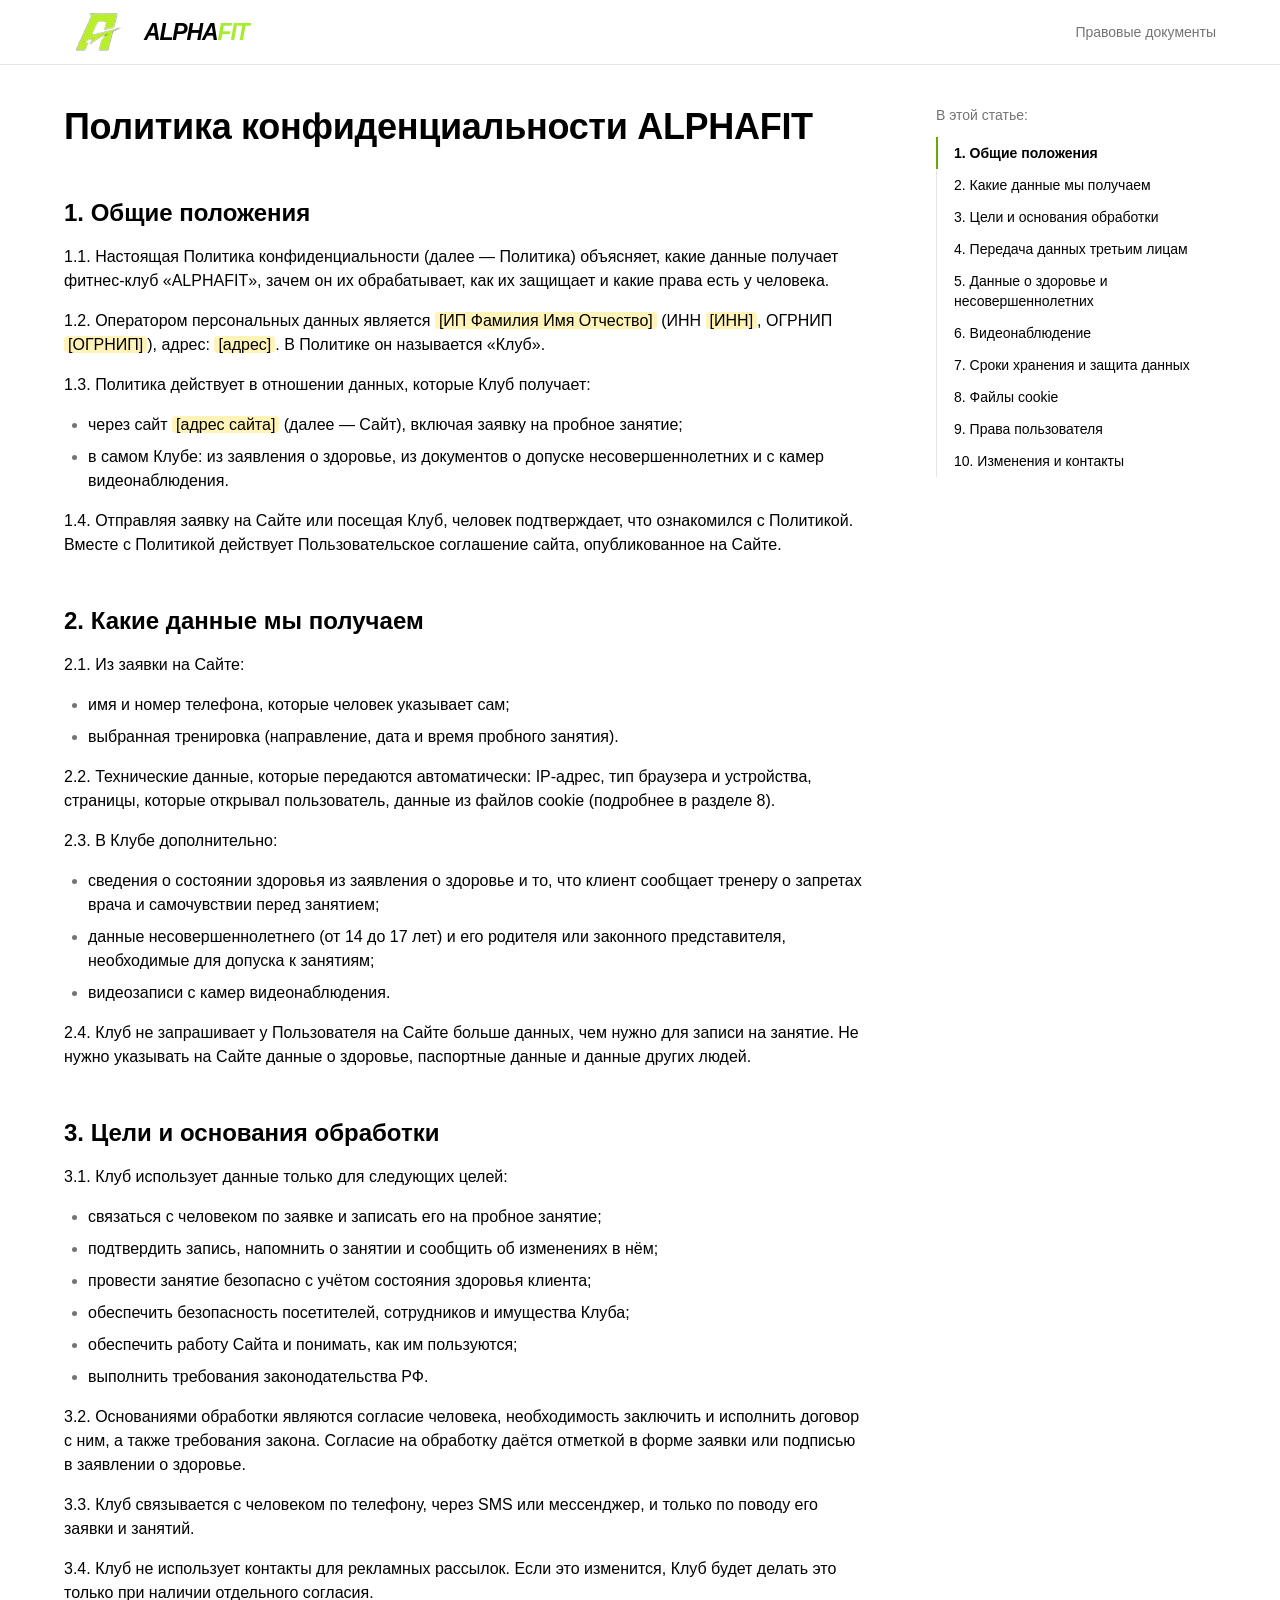
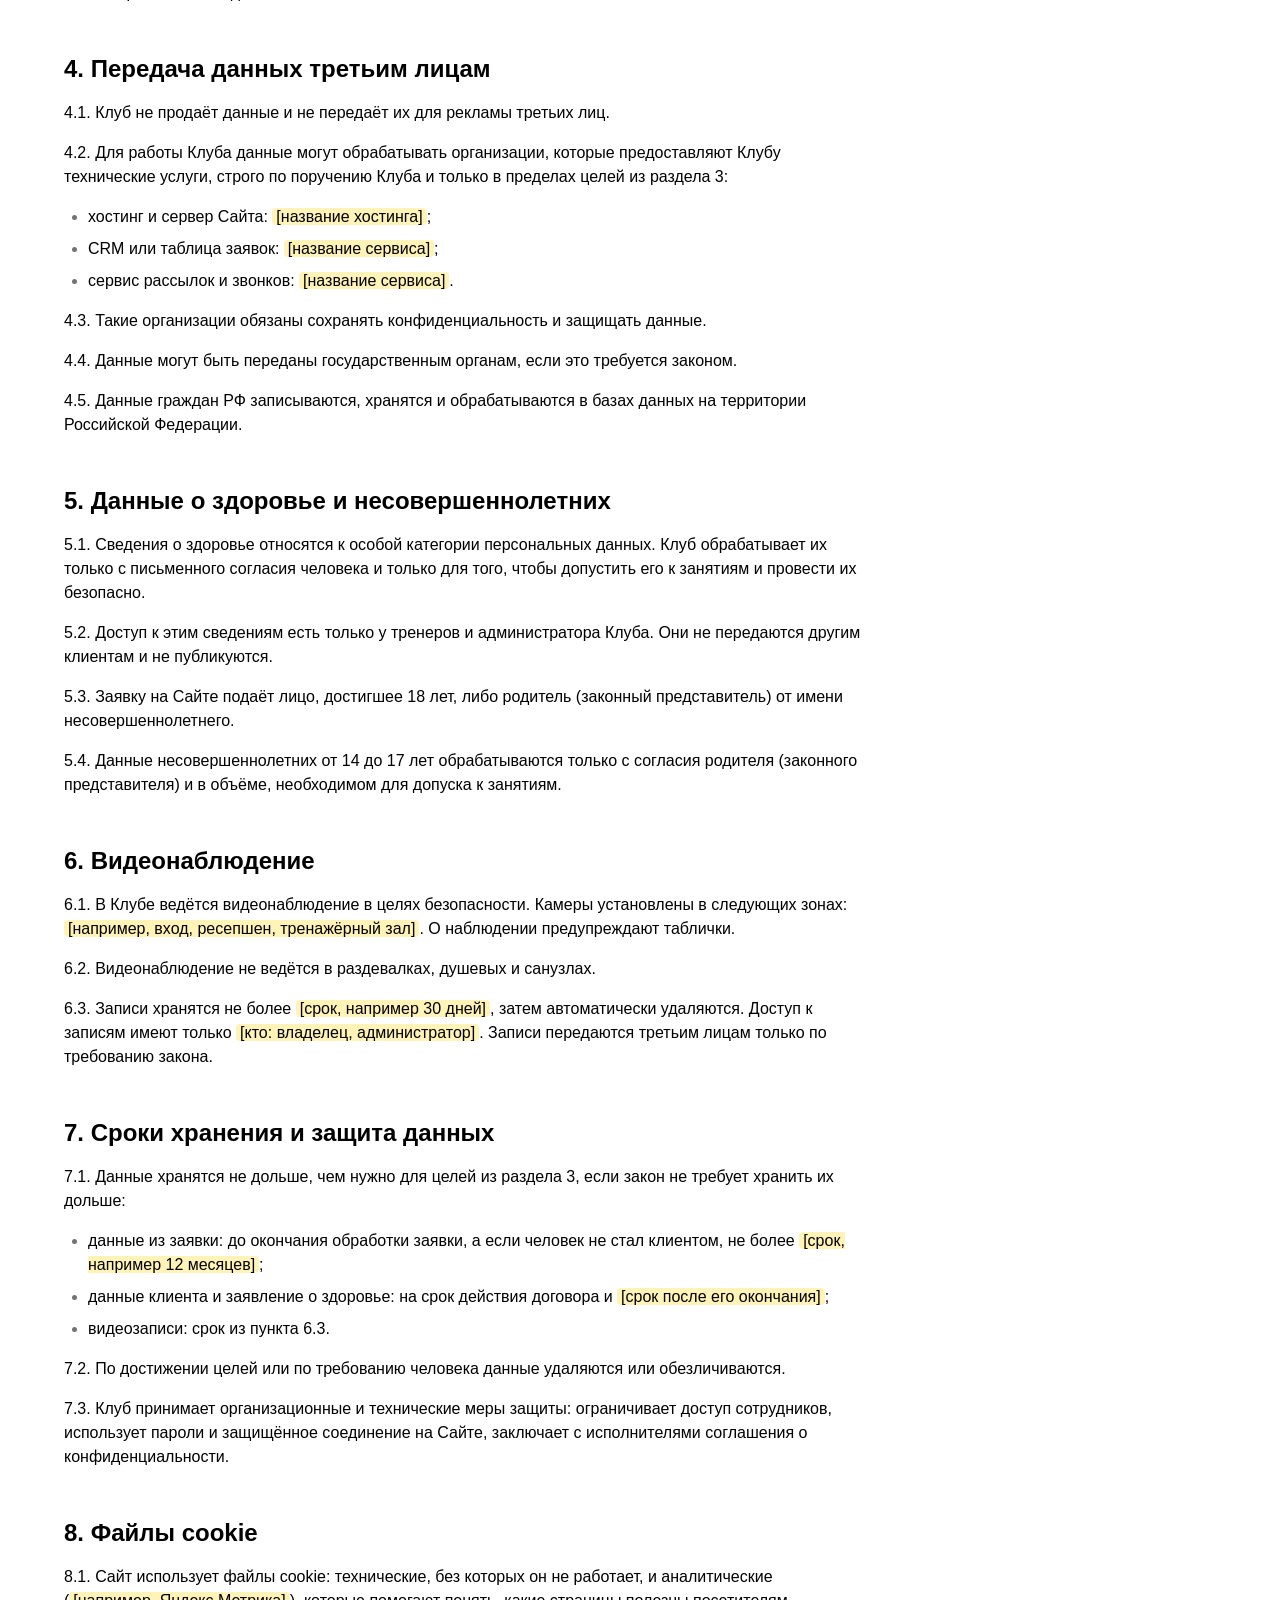
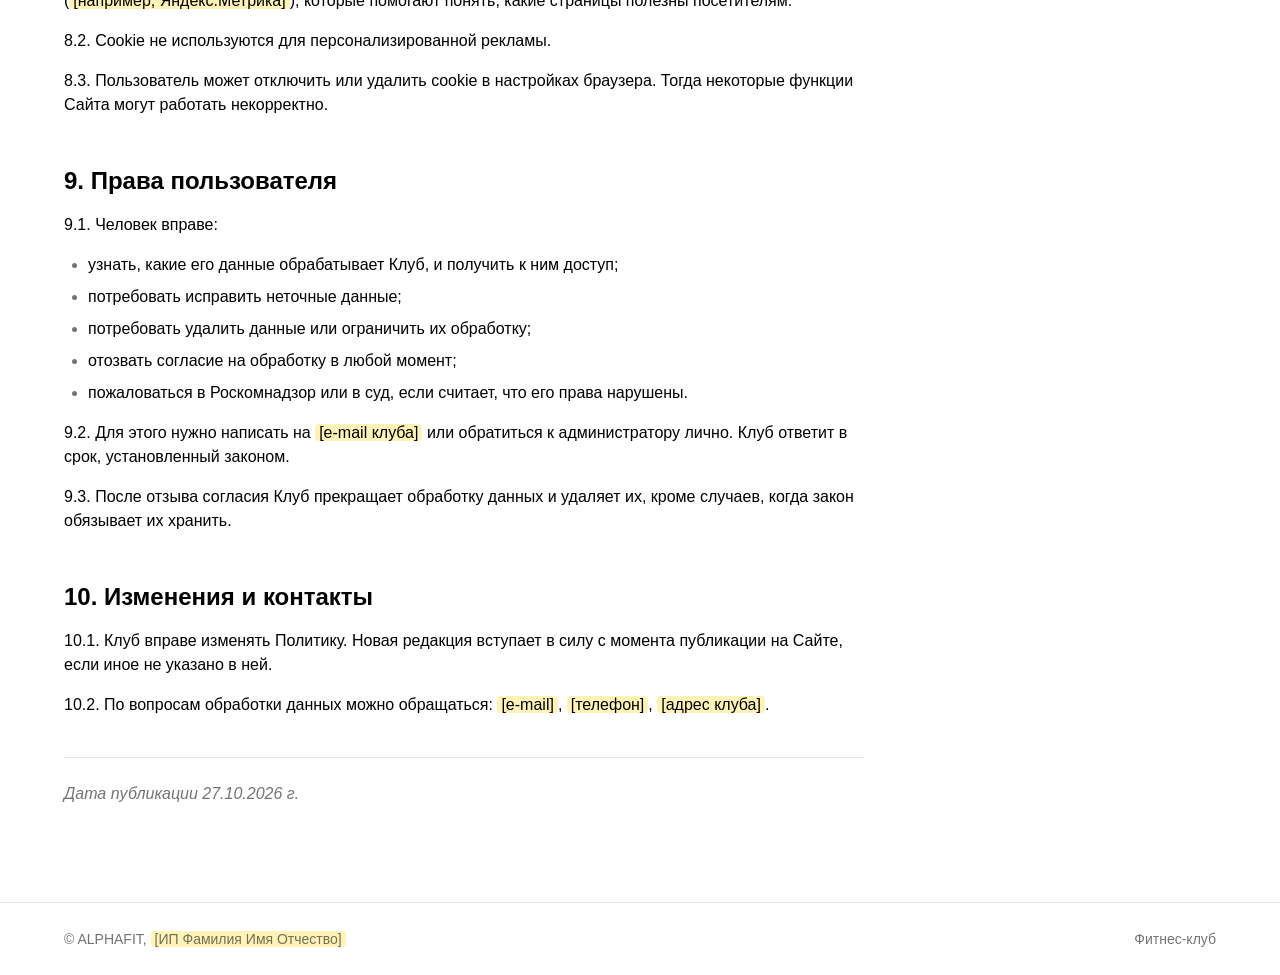
<file: privacy.html>
<!DOCTYPE html>
<html lang="ru">
<head>
<meta charset="utf-8">
<meta name="viewport" content="width=device-width, initial-scale=1">
<title>Политика конфиденциальности ALPHAFIT</title>
<meta name="description" content="Как фитнес-клуб ALPHAFIT обрабатывает и защищает персональные данные.">
<meta name="robots" content="noindex, nofollow">
<style>
:root {
  --bg: #ffffff;
  --text: #000000;
  --muted: rgba(0, 0, 0, .55);
  --line: rgba(0, 0, 0, .1);
  --link: #2f6f00;
  --link-hover: #5a9e00;
  --accent: #c6ff3d;
  --ink: #0e0f10;
  --soft: #f5f5f2;
  --ph-bg: #fff3b8;
}

* { box-sizing: border-box; }
html { scroll-behavior: smooth; scroll-padding-top: 88px; -webkit-text-size-adjust: 100%; }
body {
  margin: 0;
  background: var(--bg);
  color: var(--text);
  font-family: "Helvetica Neue", "Segoe UI", Arial, "Noto Sans", sans-serif;
  font-size: 16px;
  line-height: 24px;
  -webkit-font-smoothing: antialiased;
}

/* ---------- header ---------- */
.header {
  position: sticky; top: 0; z-index: 10;
  background: rgba(255, 255, 255, .96);
  backdrop-filter: blur(8px);
  border-bottom: 1px solid var(--line);
}
.header__in {
  max-width: 1200px; margin: 0 auto; padding: 0 24px;
  height: 64px; display: flex; align-items: center; justify-content: space-between;
}
.logo-word{
  display:inline-block;
  font-family:Montserrat,Inter,sans-serif;
  font-size:23px;
  font-style:italic;
  font-weight:800;
  letter-spacing:-1.15px;
  white-space:nowrap;
}

.logo-fit {
  color: #a4ec2e;
}
.logo { display: inline-flex; align-items: center; gap: 10px; color: var(--text); text-decoration: none; border: 0; }
.logo:hover { color: var(--text); }
.logo__mark {
  width: 32px; height: 32px; border-radius: 9px; background: var(--ink); color: var(--accent);
  display: grid; place-items: center; font-weight: 800; font-size: 18px; letter-spacing: -.5px;
}
.logo__name { font-weight: 800; font-size: 20px; letter-spacing: .6px; }
.logo__name span { color: #6aa800; }
.header__label { color: var(--muted); font-size: 14px; }

/* ---------- layout ---------- */
.page {
  max-width: 1200px; margin: 0 auto; padding: 40px 24px 80px;
  display: grid; grid-template-columns: minmax(0, 1fr) 280px; gap: 64px;
}
.article { max-width: 800px; min-width: 0; }

h1 { font-size: 36px; line-height: 44px; font-weight: 700; margin: 0 0 32px; letter-spacing: -.3px; }
h2 { font-size: 24px; line-height: 32px; font-weight: 700; margin: 48px 0 16px; position: relative; }
p { margin: 0 0 16px; }
ul { margin: 0 0 16px; padding-left: 24px; }
li { margin: 0 0 8px; }
li::marker { color: var(--muted); }
strong { font-weight: 700; }
a { color: var(--link); text-decoration: none; border-bottom: 1px solid rgba(47, 111, 0, .3); transition: color .15s, border-color .15s; }
a:hover { color: var(--link-hover); border-color: var(--link-hover); }

/* anchor icon on heading hover, as in docs platforms */
h2 .anchor {
  position: absolute; left: -28px; top: 0; width: 24px; height: 32px;
  display: grid; place-items: center; border: 0; color: var(--muted);
  opacity: 0; transition: opacity .15s;
}
h2:hover .anchor, h2 .anchor:focus { opacity: 1; }

/* placeholders to be filled in by the owner */
mark.ph { background: var(--ph-bg); color: inherit; padding: 0 4px; border-radius: 4px; }

/* ---------- TOC ---------- */
.toc { position: sticky; top: 96px; align-self: start; }
.toc__title { font-size: 14px; line-height: 20px; color: var(--muted); margin: 0 0 12px; font-weight: 400; }
.toc ul { list-style: none; margin: 0; padding: 0; border-left: 1px solid var(--line); }
.toc li { margin: 0; }
.toc a {
  display: block; padding: 6px 0 6px 16px; margin-left: -1px; border: 0; border-left: 2px solid transparent;
  color: var(--text); font-size: 14px; line-height: 20px;
}
.toc a:hover { color: var(--link-hover); }
.toc a.is-active { border-left-color: #6aa800; font-weight: 600; }

.toc--inline { display: none; position: static; top: auto; z-index: auto; margin: 0 0 32px; padding: 16px 20px; background: var(--soft); border-radius: 12px; }
.toc--inline ul { border: 0; }
.toc--inline a { padding-left: 0; border: 0; font-size: 15px; }

/* ---------- footer note ---------- */
.date { color: var(--muted); font-style: italic; margin-top: 40px; padding-top: 24px; border-top: 1px solid var(--line); }
.footer { border-top: 1px solid var(--line); color: var(--muted); font-size: 14px; }
.footer__in { max-width: 1200px; margin: 0 auto; padding: 24px; display: flex; justify-content: space-between; gap: 16px; flex-wrap: wrap; }

/* ---------- responsive ---------- */
@media (max-width: 1023px) {
  .page { grid-template-columns: minmax(0, 1fr); gap: 0; padding-top: 28px; }
  .toc--side { display: none; }
  .toc--inline { display: block; }
  h2 .anchor { display: none; }
}
@media (max-width: 599px) {
  .header__in, .page, .footer__in { padding-left: 16px; padding-right: 16px; }
  .header__label { display: none; }
  h1 { font-size: 28px; line-height: 36px; margin-bottom: 24px; }
  h2 { font-size: 21px; line-height: 28px; margin-top: 40px; }
  html { scroll-padding-top: 80px; }
}
@media (prefers-reduced-motion: reduce) { html { scroll-behavior: auto; } }
</style>
</head>
<body>

<header class="header">
  <div class="header__in">
    <a class="logo" href="#top" aria-label="ALPHAFIT">
      <img class="logo-mark" src="assets/logo-mark.svg" alt="">
      <span class="logo-word">ALPHA<span class="logo-fit">FIT</span></span>
    </a>
    <span class="header__label">Правовые документы</span>
  </div>
</header>

<div class="page" id="top">
  <main class="article">
    <h1>Политика конфиденциальности ALPHAFIT</h1>

    <nav class="toc toc--inline" aria-label="В этой статье">
      <p class="toc__title">В этой статье:</p>
      <ul>
        <li><a href="#general">1. Общие положения</a></li>
        <li><a href="#data">2. Какие данные мы получаем</a></li>
        <li><a href="#purposes">3. Цели и основания обработки</a></li>
        <li><a href="#third">4. Передача данных третьим лицам</a></li>
        <li><a href="#health">5. Данные о здоровье и несовершеннолетних</a></li>
        <li><a href="#video">6. Видеонаблюдение</a></li>
        <li><a href="#storage">7. Сроки хранения и защита данных</a></li>
        <li><a href="#cookie">8. Файлы cookie</a></li>
        <li><a href="#rights">9. Права пользователя</a></li>
        <li><a href="#changes">10. Изменения и контакты</a></li>
      </ul>
    </nav>

    <h2 id="general"><a class="anchor" href="#general" aria-label="Ссылка на раздел">#</a>1. Общие положения</h2>
    <p>1.1. Настоящая Политика конфиденциальности (далее — Политика) объясняет, какие данные получает фитнес-клуб «ALPHAFIT», зачем он их обрабатывает, как их защищает и какие права есть у человека.</p>
    <p>1.2. Оператором персональных данных является <mark class="ph">[ИП Фамилия Имя Отчество]</mark> (ИНН <mark class="ph">[ИНН]</mark>, ОГРНИП <mark class="ph">[ОГРНИП]</mark>), адрес: <mark class="ph">[адрес]</mark>. В Политике он называется «Клуб».</p>
    <p>1.3. Политика действует в отношении данных, которые Клуб получает:</p>
    <ul>
      <li>через сайт <mark class="ph">[адрес сайта]</mark> (далее — Сайт), включая заявку на пробное занятие;</li>
      <li>в самом Клубе: из заявления о здоровье, из документов о допуске несовершеннолетних и с камер видеонаблюдения.</li>
    </ul>
    <p>1.4. Отправляя заявку на Сайте или посещая Клуб, человек подтверждает, что ознакомился с Политикой. Вместе с Политикой действует Пользовательское соглашение сайта, опубликованное на Сайте.</p>

    <h2 id="data"><a class="anchor" href="#data">#</a>2. Какие данные мы получаем</h2>
    <p>2.1. Из заявки на Сайте:</p>
    <ul>
      <li>имя и номер телефона, которые человек указывает сам;</li>
      <li>выбранная тренировка (направление, дата и время пробного занятия).</li>
    </ul>
    <p>2.2. Технические данные, которые передаются автоматически: IP-адрес, тип браузера и устройства, страницы, которые открывал пользователь, данные из файлов cookie (подробнее в разделе 8).</p>
    <p>2.3. В Клубе дополнительно:</p>
    <ul>
      <li>сведения о состоянии здоровья из заявления о здоровье и то, что клиент сообщает тренеру о запретах врача и самочувствии перед занятием;</li>
      <li>данные несовершеннолетнего (от 14 до 17 лет) и его родителя или законного представителя, необходимые для допуска к занятиям;</li>
      <li>видеозаписи с камер видеонаблюдения.</li>
    </ul>
    <p>2.4. Клуб не запрашивает у Пользователя на Сайте больше данных, чем нужно для записи на занятие. Не нужно указывать на Сайте данные о здоровье, паспортные данные и данные других людей.</p>

    <h2 id="purposes"><a class="anchor" href="#purposes">#</a>3. Цели и основания обработки</h2>
    <p>3.1. Клуб использует данные только для следующих целей:</p>
    <ul>
      <li>связаться с человеком по заявке и записать его на пробное занятие;</li>
      <li>подтвердить запись, напомнить о занятии и сообщить об изменениях в нём;</li>
      <li>провести занятие безопасно с учётом состояния здоровья клиента;</li>
      <li>обеспечить безопасность посетителей, сотрудников и имущества Клуба;</li>
      <li>обеспечить работу Сайта и понимать, как им пользуются;</li>
      <li>выполнить требования законодательства РФ.</li>
    </ul>
    <p>3.2. Основаниями обработки являются согласие человека, необходимость заключить и исполнить договор с ним, а также требования закона. Согласие на обработку даётся отметкой в форме заявки или подписью в заявлении о здоровье.</p>
    <p>3.3. Клуб связывается с человеком по телефону, через SMS или мессенджер, и только по поводу его заявки и занятий.</p>
    <p>3.4. Клуб не использует контакты для рекламных рассылок. Если это изменится, Клуб будет делать это только при наличии отдельного согласия.</p>

    <h2 id="third"><a class="anchor" href="#third">#</a>4. Передача данных третьим лицам</h2>
    <p>4.1. Клуб не продаёт данные и не передаёт их для рекламы третьих лиц.</p>
    <p>4.2. Для работы Клуба данные могут обрабатывать организации, которые предоставляют Клубу технические услуги, строго по поручению Клуба и только в пределах целей из раздела 3:</p>
    <ul>
      <li>хостинг и сервер Сайта: <mark class="ph">[название хостинга]</mark>;</li>
      <li>CRM или таблица заявок: <mark class="ph">[название сервиса]</mark>;</li>
      <li>сервис рассылок и звонков: <mark class="ph">[название сервиса]</mark>.</li>
    </ul>
    <p>4.3. Такие организации обязаны сохранять конфиденциальность и защищать данные.</p>
    <p>4.4. Данные могут быть переданы государственным органам, если это требуется законом.</p>
    <p>4.5. Данные граждан РФ записываются, хранятся и обрабатываются в базах данных на территории Российской Федерации.</p>

    <h2 id="health"><a class="anchor" href="#health">#</a>5. Данные о здоровье и несовершеннолетних</h2>
    <p>5.1. Сведения о здоровье относятся к особой категории персональных данных. Клуб обрабатывает их только с письменного согласия человека и только для того, чтобы допустить его к занятиям и провести их безопасно.</p>
    <p>5.2. Доступ к этим сведениям есть только у тренеров и администратора Клуба. Они не передаются другим клиентам и не публикуются.</p>
    <p>5.3. Заявку на Сайте подаёт лицо, достигшее 18 лет, либо родитель (законный представитель) от имени несовершеннолетнего.</p>
    <p>5.4. Данные несовершеннолетних от 14 до 17 лет обрабатываются только с согласия родителя (законного представителя) и в объёме, необходимом для допуска к занятиям.</p>

    <h2 id="video"><a class="anchor" href="#video">#</a>6. Видеонаблюдение</h2>
    <p>6.1. В Клубе ведётся видеонаблюдение в целях безопасности. Камеры установлены в следующих зонах: <mark class="ph">[например, вход, ресепшен, тренажёрный зал]</mark>. О наблюдении предупреждают таблички.</p>
    <p>6.2. Видеонаблюдение не ведётся в раздевалках, душевых и санузлах.</p>
    <p>6.3. Записи хранятся не более <mark class="ph">[срок, например 30 дней]</mark>, затем автоматически удаляются. Доступ к записям имеют только <mark class="ph">[кто: владелец, администратор]</mark>. Записи передаются третьим лицам только по требованию закона.</p>

    <h2 id="storage"><a class="anchor" href="#storage">#</a>7. Сроки хранения и защита данных</h2>
    <p>7.1. Данные хранятся не дольше, чем нужно для целей из раздела 3, если закон не требует хранить их дольше:</p>
    <ul>
      <li>данные из заявки: до окончания обработки заявки, а если человек не стал клиентом, не более <mark class="ph">[срок, например 12 месяцев]</mark>;</li>
      <li>данные клиента и заявление о здоровье: на срок действия договора и <mark class="ph">[срок после его окончания]</mark>;</li>
      <li>видеозаписи: срок из пункта 6.3.</li>
    </ul>
    <p>7.2. По достижении целей или по требованию человека данные удаляются или обезличиваются.</p>
    <p>7.3. Клуб принимает организационные и технические меры защиты: ограничивает доступ сотрудников, использует пароли и защищённое соединение на Сайте, заключает с исполнителями соглашения о конфиденциальности.</p>

    <h2 id="cookie"><a class="anchor" href="#cookie">#</a>8. Файлы cookie</h2>
    <p>8.1. Сайт использует файлы cookie: технические, без которых он не работает, и аналитические (<mark class="ph">[например, Яндекс.Метрика]</mark>), которые помогают понять, какие страницы полезны посетителям.</p>
    <p>8.2. Cookie не используются для персонализированной рекламы.</p>
    <p>8.3. Пользователь может отключить или удалить cookie в настройках браузера. Тогда некоторые функции Сайта могут работать некорректно.</p>

    <h2 id="rights"><a class="anchor" href="#rights">#</a>9. Права пользователя</h2>
    <p>9.1. Человек вправе:</p>
    <ul>
      <li>узнать, какие его данные обрабатывает Клуб, и получить к ним доступ;</li>
      <li>потребовать исправить неточные данные;</li>
      <li>потребовать удалить данные или ограничить их обработку;</li>
      <li>отозвать согласие на обработку в любой момент;</li>
      <li>пожаловаться в Роскомнадзор или в суд, если считает, что его права нарушены.</li>
    </ul>
    <p>9.2. Для этого нужно написать на <mark class="ph">[e-mail клуба]</mark> или обратиться к администратору лично. Клуб ответит в срок, установленный законом.</p>
    <p>9.3. После отзыва согласия Клуб прекращает обработку данных и удаляет их, кроме случаев, когда закон обязывает их хранить.</p>

    <h2 id="changes"><a class="anchor" href="#changes">#</a>10. Изменения и контакты</h2>
    <p>10.1. Клуб вправе изменять Политику. Новая редакция вступает в силу с момента публикации на Сайте, если иное не указано в ней.</p>
    <p>10.2. По вопросам обработки данных можно обращаться: <mark class="ph">[e-mail]</mark>, <mark class="ph">[телефон]</mark>, <mark class="ph">[адрес клуба]</mark>.</p>

    <p class="date">Дата публикации 27.10.2026 г.</p>
  </main>

  <aside class="toc toc--side" aria-label="В этой статье">
    <p class="toc__title">В этой статье:</p>
    <ul id="toc-list">
      <li><a href="#general">1. Общие положения</a></li>
      <li><a href="#data">2. Какие данные мы получаем</a></li>
      <li><a href="#purposes">3. Цели и основания обработки</a></li>
      <li><a href="#third">4. Передача данных третьим лицам</a></li>
      <li><a href="#health">5. Данные о здоровье и несовершеннолетних</a></li>
      <li><a href="#video">6. Видеонаблюдение</a></li>
      <li><a href="#storage">7. Сроки хранения и защита данных</a></li>
      <li><a href="#cookie">8. Файлы cookie</a></li>
      <li><a href="#rights">9. Права пользователя</a></li>
      <li><a href="#changes">10. Изменения и контакты</a></li>
    </ul>
  </aside>
</div>

<footer class="footer">
  <div class="footer__in">
    <span>© ALPHAFIT, <mark class="ph">[ИП Фамилия Имя Отчество]</mark></span>
    <span>Фитнес-клуб</span>
  </div>
</footer>

<script>
(function () {
  var links = document.querySelectorAll('#toc-list a');
  var sections = Array.prototype.map.call(links, function (a) {
    return document.getElementById(a.getAttribute('href').slice(1));
  });
  if (!('IntersectionObserver' in window)) return;
  var current = null;
  function setActive(id) {
    if (id === current) return;
    current = id;
    links.forEach(function (a) {
      a.classList.toggle('is-active', a.getAttribute('href') === '#' + id);
    });
  }
  var io = new IntersectionObserver(function (entries) {
    entries.forEach(function (e) { if (e.isIntersecting) setActive(e.target.id); });
  }, { rootMargin: '-90px 0px -65% 0px', threshold: 0 });
  sections.forEach(function (s) { if (s) io.observe(s); });
  setActive(sections[0].id);
})();
</script>
</body>
</html>
</file>
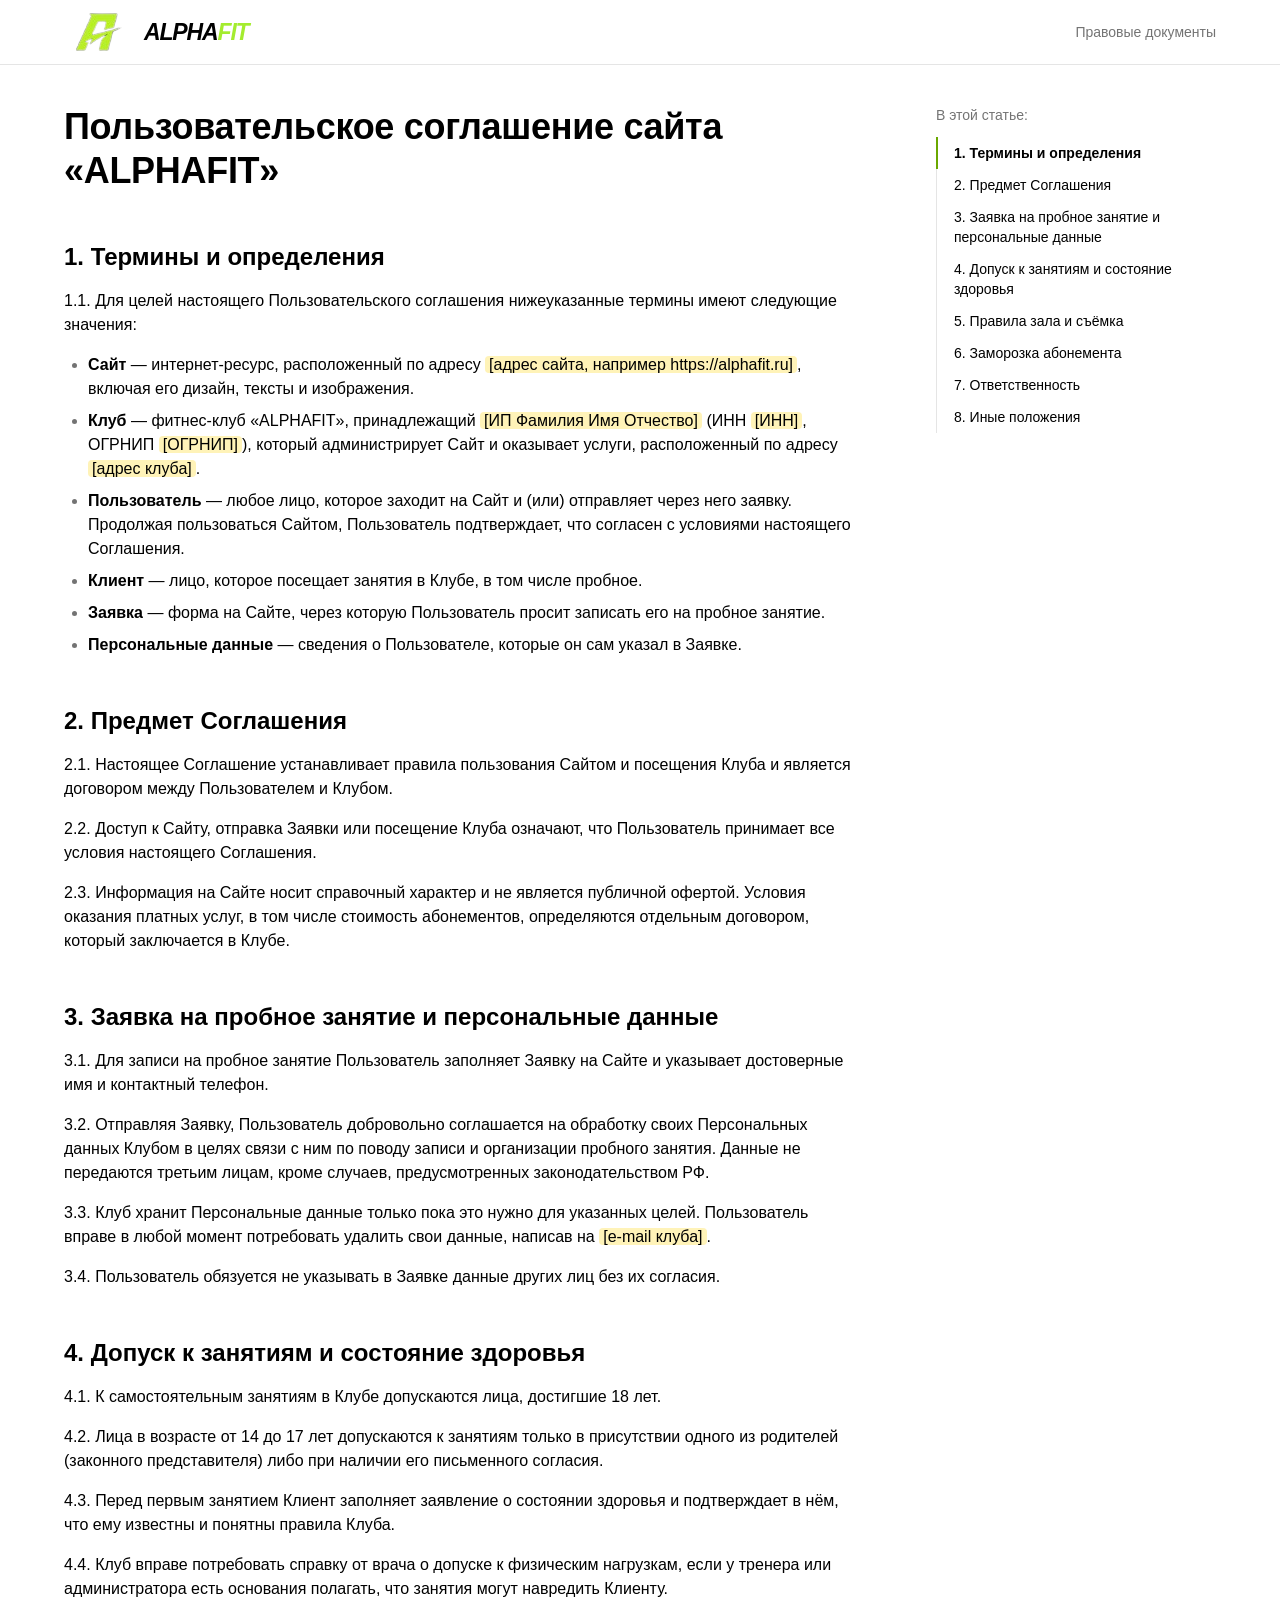
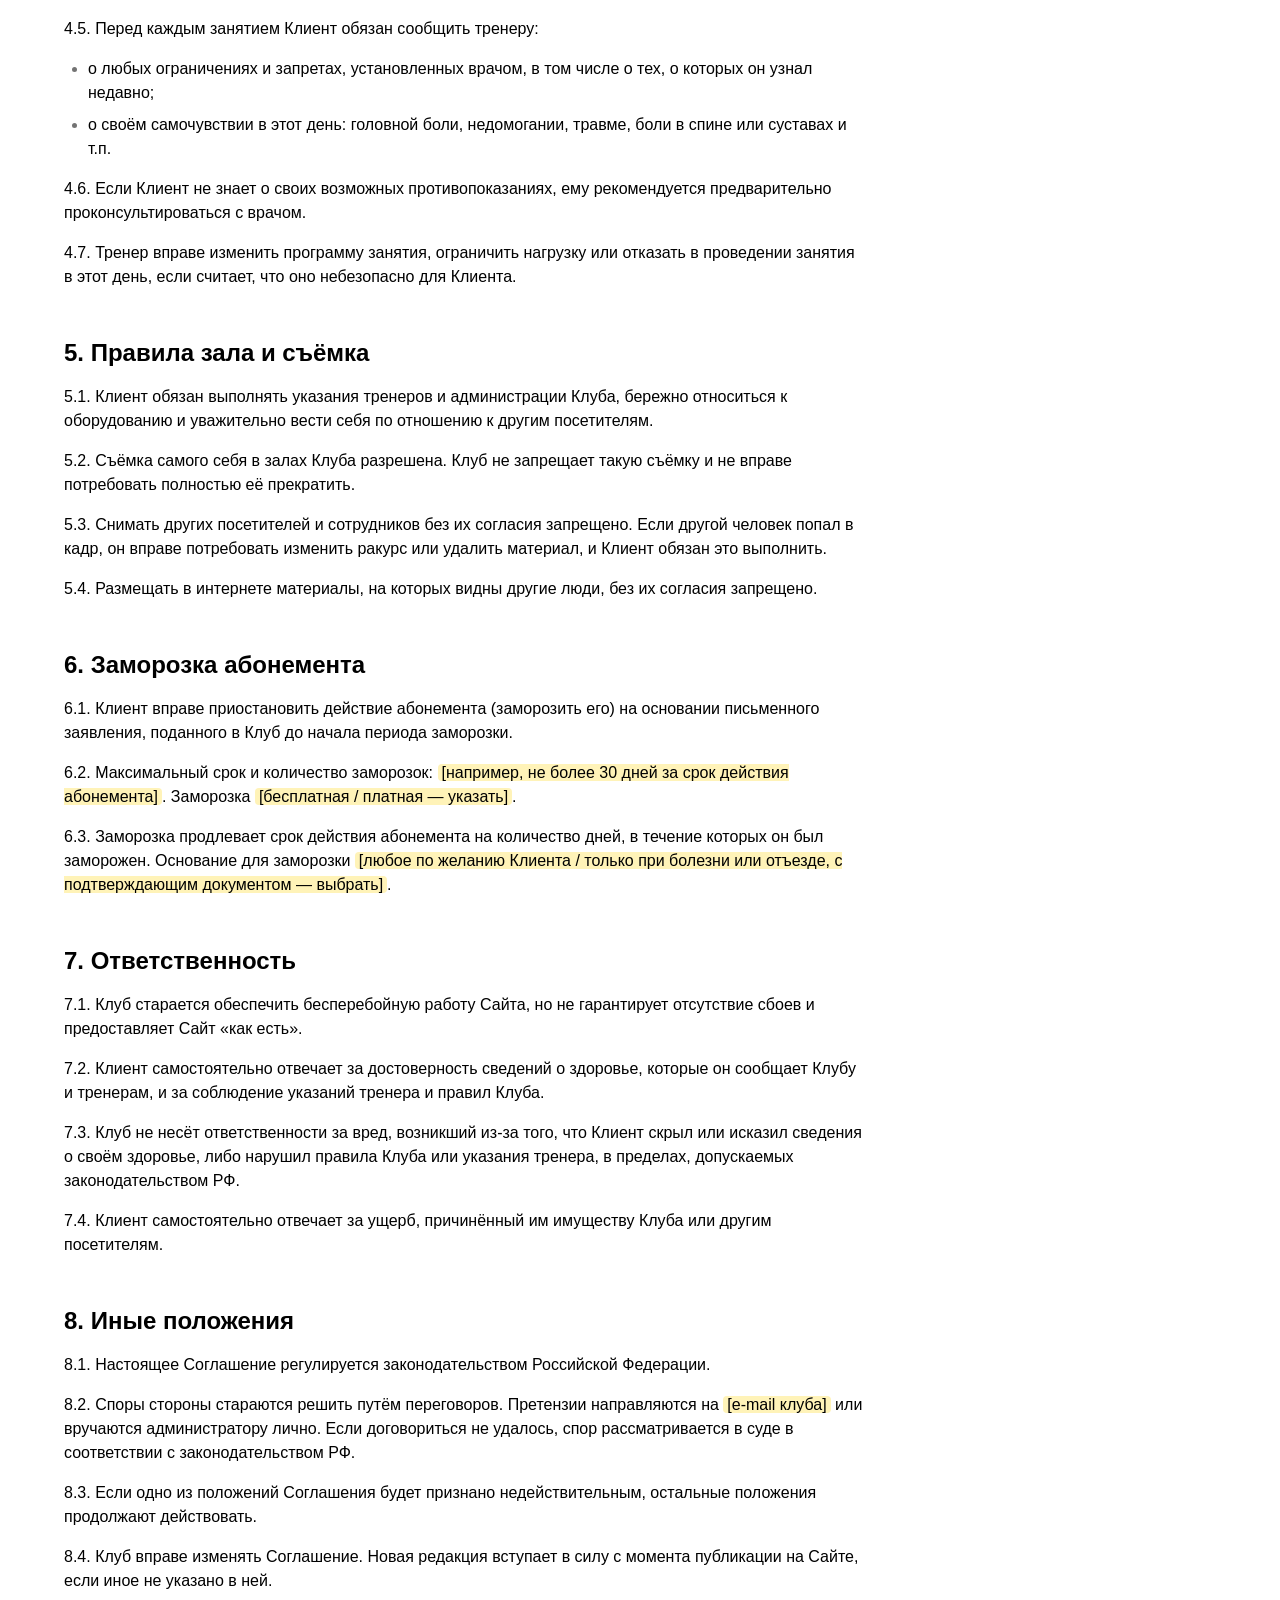
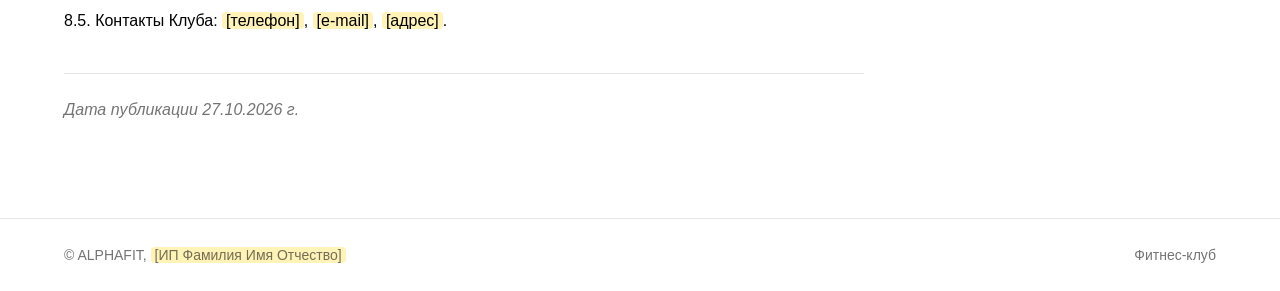
<file: Пользовательское соглашение.html>
<!DOCTYPE html>
<html lang="ru">
<head>
<meta charset="utf-8">
<meta name="viewport" content="width=device-width, initial-scale=1">
<title>Пользовательское соглашение сайта «ALPHAFIT»</title>
<meta name="description" content="Правила пользования сайтом фитнес-клуба ALPHAFIT, допуск к занятиям и правила клуба.">
<meta name="robots" content="noindex, nofollow">
<style>
:root {
  --bg: #ffffff;
  --text: #000000;
  --muted: rgba(0, 0, 0, .55);
  --line: rgba(0, 0, 0, .1);
  --link: #2f6f00;
  --link-hover: #5a9e00;
  --accent: #c6ff3d;
  --ink: #0e0f10;
  --soft: #f5f5f2;
  --ph-bg: #fff3b8;
}

* { box-sizing: border-box; }
html { scroll-behavior: smooth; scroll-padding-top: 88px; -webkit-text-size-adjust: 100%; }
body {
  margin: 0;
  background: var(--bg);
  color: var(--text);
  font-family: "Helvetica Neue", "Segoe UI", Arial, "Noto Sans", sans-serif;
  font-size: 16px;
  line-height: 24px;
  -webkit-font-smoothing: antialiased;
}

/* ---------- header ---------- */
.header {
  position: sticky; top: 0; z-index: 10;
  background: rgba(255, 255, 255, .96);
  backdrop-filter: blur(8px);
  border-bottom: 1px solid var(--line);
}
.header__in {
  max-width: 1200px; margin: 0 auto; padding: 0 24px;
  height: 64px; display: flex; align-items: center; justify-content: space-between;
}

.logo-word{
  display:inline-block;
  font-family:Montserrat,Inter,sans-serif;
  font-size:23px;
  font-style:italic;
  font-weight:800;
  letter-spacing:-1.15px;
  white-space:nowrap;
}

.logo-fit {
  color: #a4ec2e;
}

.logo { display: inline-flex; align-items: center; gap: 10px; color: var(--text); text-decoration: none; border: 0; }
.logo:hover { color: var(--text); }
.logo__mark {
  width: 32px; height: 32px; border-radius: 9px; background: var(--ink); color: var(--accent);
  display: grid; place-items: center; font-weight: 800; font-size: 18px; letter-spacing: -.5px;
}
.logo__name { font-weight: 800; font-size: 20px; letter-spacing: .6px; }
.logo__name span { color: #6aa800; }
.header__label { color: var(--muted); font-size: 14px; }

/* ---------- layout ---------- */
.page {
  max-width: 1200px; margin: 0 auto; padding: 40px 24px 80px;
  display: grid; grid-template-columns: minmax(0, 1fr) 280px; gap: 64px;
}
.article { max-width: 800px; min-width: 0; }

h1 { font-size: 36px; line-height: 44px; font-weight: 700; margin: 0 0 32px; letter-spacing: -.3px; }
h2 { font-size: 24px; line-height: 32px; font-weight: 700; margin: 48px 0 16px; position: relative; }
p { margin: 0 0 16px; }
ul { margin: 0 0 16px; padding-left: 24px; }
li { margin: 0 0 8px; }
li::marker { color: var(--muted); }
strong { font-weight: 700; }
a { color: var(--link); text-decoration: none; border-bottom: 1px solid rgba(47, 111, 0, .3); transition: color .15s, border-color .15s; }
a:hover { color: var(--link-hover); border-color: var(--link-hover); }

/* anchor icon on heading hover, as in docs platforms */
h2 .anchor {
  position: absolute; left: -28px; top: 0; width: 24px; height: 32px;
  display: grid; place-items: center; border: 0; color: var(--muted);
  opacity: 0; transition: opacity .15s;
}
h2:hover .anchor, h2 .anchor:focus { opacity: 1; }

/* placeholders to be filled in by the owner */
mark.ph { background: var(--ph-bg); color: inherit; padding: 0 4px; border-radius: 4px; }

/* ---------- TOC ---------- */
.toc { position: sticky; top: 96px; align-self: start; }
.toc__title { font-size: 14px; line-height: 20px; color: var(--muted); margin: 0 0 12px; font-weight: 400; }
.toc ul { list-style: none; margin: 0; padding: 0; border-left: 1px solid var(--line); }
.toc li { margin: 0; }
.toc a {
  display: block; padding: 6px 0 6px 16px; margin-left: -1px; border: 0; border-left: 2px solid transparent;
  color: var(--text); font-size: 14px; line-height: 20px;
}
.toc a:hover { color: var(--link-hover); }
.toc a.is-active { border-left-color: #6aa800; font-weight: 600; }

.toc--inline { display: none; position: static; top: auto; z-index: auto; margin: 0 0 32px; padding: 16px 20px; background: var(--soft); border-radius: 12px; }
.toc--inline ul { border: 0; }
.toc--inline a { padding-left: 0; border: 0; font-size: 15px; }

/* ---------- footer note ---------- */
.date { color: var(--muted); font-style: italic; margin-top: 40px; padding-top: 24px; border-top: 1px solid var(--line); }
.footer { border-top: 1px solid var(--line); color: var(--muted); font-size: 14px; }
.footer__in { max-width: 1200px; margin: 0 auto; padding: 24px; display: flex; justify-content: space-between; gap: 16px; flex-wrap: wrap; }

/* ---------- responsive ---------- */
@media (max-width: 1023px) {
  .page { grid-template-columns: minmax(0, 1fr); gap: 0; padding-top: 28px; }
  .toc--side { display: none; }
  .toc--inline { display: block; }
  h2 .anchor { display: none; }
}
@media (max-width: 599px) {
  .header__in, .page, .footer__in { padding-left: 16px; padding-right: 16px; }
  .header__label { display: none; }
  h1 { font-size: 28px; line-height: 36px; margin-bottom: 24px; }
  h2 { font-size: 21px; line-height: 28px; margin-top: 40px; }
  html { scroll-padding-top: 80px; }
}
@media (prefers-reduced-motion: reduce) { html { scroll-behavior: auto; } }
</style>
</head>
<body>

<header class="header">
  <div class="header__in">
    <a class="logo" href="#top" aria-label="ALPHAFIT">
      <img class="logo-mark" src="assets/logo-mark.svg" alt="">
      <span class="logo-word">ALPHA<span class="logo-fit">FIT</span></span>
    </a>
    <span class="header__label">Правовые документы</span>
  </div>
</header>

<div class="page" id="top">
  <main class="article">
    <h1>Пользовательское соглашение сайта «ALPHAFIT»</h1>

    <nav class="toc toc--inline" aria-label="В этой статье">
      <p class="toc__title">В этой статье:</p>
      <ul>
        <li><a href="#terms">1. Термины и определения</a></li>
        <li><a href="#subject">2. Предмет Соглашения</a></li>
        <li><a href="#request">3. Заявка на пробное занятие и персональные данные</a></li>
        <li><a href="#health">4. Допуск к занятиям и состояние здоровья</a></li>
        <li><a href="#rules">5. Правила зала и съёмка</a></li>
        <li><a href="#freeze">6. Заморозка абонемента</a></li>
        <li><a href="#liability">7. Ответственность</a></li>
        <li><a href="#other">8. Иные положения</a></li>
      </ul>
    </nav>

    <h2 id="terms"><a class="anchor" href="#terms" aria-label="Ссылка на раздел">#</a>1. Термины и определения</h2>
    <p>1.1. Для целей настоящего Пользовательского соглашения нижеуказанные термины имеют следующие значения:</p>
    <ul>
      <li><strong>Сайт</strong> — интернет-ресурс, расположенный по адресу <mark class="ph">[адрес сайта, например https://alphafit.ru]</mark>, включая его дизайн, тексты и изображения.</li>
      <li><strong>Клуб</strong> — фитнес-клуб «ALPHAFIT», принадлежащий <mark class="ph">[ИП Фамилия Имя Отчество]</mark> (ИНН <mark class="ph">[ИНН]</mark>, ОГРНИП <mark class="ph">[ОГРНИП]</mark>), который администрирует Сайт и оказывает услуги, расположенный по адресу <mark class="ph">[адрес клуба]</mark>.</li>
      <li><strong>Пользователь</strong> — любое лицо, которое заходит на Сайт и (или) отправляет через него заявку. Продолжая пользоваться Сайтом, Пользователь подтверждает, что согласен с условиями настоящего Соглашения.</li>
      <li><strong>Клиент</strong> — лицо, которое посещает занятия в Клубе, в том числе пробное.</li>
      <li><strong>Заявка</strong> — форма на Сайте, через которую Пользователь просит записать его на пробное занятие.</li>
      <li><strong>Персональные данные</strong> — сведения о Пользователе, которые он сам указал в Заявке.</li>
    </ul>

    <h2 id="subject"><a class="anchor" href="#subject">#</a>2. Предмет Соглашения</h2>
    <p>2.1. Настоящее Соглашение устанавливает правила пользования Сайтом и посещения Клуба и является договором между Пользователем и Клубом.</p>
    <p>2.2. Доступ к Сайту, отправка Заявки или посещение Клуба означают, что Пользователь принимает все условия настоящего Соглашения.</p>
    <p>2.3. Информация на Сайте носит справочный характер и не является публичной офертой. Условия оказания платных услуг, в том числе стоимость абонементов, определяются отдельным договором, который заключается в Клубе.</p>

    <h2 id="request"><a class="anchor" href="#request">#</a>3. Заявка на пробное занятие и персональные данные</h2>
    <p>3.1. Для записи на пробное занятие Пользователь заполняет Заявку на Сайте и указывает достоверные имя и контактный телефон.</p>
    <p>3.2. Отправляя Заявку, Пользователь добровольно соглашается на обработку своих Персональных данных Клубом в целях связи с ним по поводу записи и организации пробного занятия. Данные не передаются третьим лицам, кроме случаев, предусмотренных законодательством РФ.</p>
    <p>3.3. Клуб хранит Персональные данные только пока это нужно для указанных целей. Пользователь вправе в любой момент потребовать удалить свои данные, написав на <mark class="ph">[e-mail клуба]</mark>.</p>
    <p>3.4. Пользователь обязуется не указывать в Заявке данные других лиц без их согласия.</p>

    <h2 id="health"><a class="anchor" href="#health">#</a>4. Допуск к занятиям и состояние здоровья</h2>
    <p>4.1. К самостоятельным занятиям в Клубе допускаются лица, достигшие 18 лет.</p>
    <p>4.2. Лица в возрасте от 14 до 17 лет допускаются к занятиям только в присутствии одного из родителей (законного представителя) либо при наличии его письменного согласия.</p>
    <p>4.3. Перед первым занятием Клиент заполняет заявление о состоянии здоровья и подтверждает в нём, что ему известны и понятны правила Клуба.</p>
    <p>4.4. Клуб вправе потребовать справку от врача о допуске к физическим нагрузкам, если у тренера или администратора есть основания полагать, что занятия могут навредить Клиенту.</p>
    <p>4.5. Перед каждым занятием Клиент обязан сообщить тренеру:</p>
    <ul>
      <li>о любых ограничениях и запретах, установленных врачом, в том числе о тех, о которых он узнал недавно;</li>
      <li>о своём самочувствии в этот день: головной боли, недомогании, травме, боли в спине или суставах и т.п.</li>
    </ul>
    <p>4.6. Если Клиент не знает о своих возможных противопоказаниях, ему рекомендуется предварительно проконсультироваться с врачом.</p>
    <p>4.7. Тренер вправе изменить программу занятия, ограничить нагрузку или отказать в проведении занятия в этот день, если считает, что оно небезопасно для Клиента.</p>

    <h2 id="rules"><a class="anchor" href="#rules">#</a>5. Правила зала и съёмка</h2>
    <p>5.1. Клиент обязан выполнять указания тренеров и администрации Клуба, бережно относиться к оборудованию и уважительно вести себя по отношению к другим посетителям.</p>
    <p>5.2. Съёмка самого себя в залах Клуба разрешена. Клуб не запрещает такую съёмку и не вправе потребовать полностью её прекратить.</p>
    <p>5.3. Снимать других посетителей и сотрудников без их согласия запрещено. Если другой человек попал в кадр, он вправе потребовать изменить ракурс или удалить материал, и Клиент обязан это выполнить.</p>
    <p>5.4. Размещать в интернете материалы, на которых видны другие люди, без их согласия запрещено.</p>

    <h2 id="freeze"><a class="anchor" href="#freeze">#</a>6. Заморозка абонемента</h2>
    <p>6.1. Клиент вправе приостановить действие абонемента (заморозить его) на основании письменного заявления, поданного в Клуб до начала периода заморозки.</p>
    <p>6.2. Максимальный срок и количество заморозок: <mark class="ph">[например, не более 30 дней за срок действия абонемента]</mark>. Заморозка <mark class="ph">[бесплатная / платная — указать]</mark>.</p>
    <p>6.3. Заморозка продлевает срок действия абонемента на количество дней, в течение которых он был заморожен. Основание для заморозки <mark class="ph">[любое по желанию Клиента / только при болезни или отъезде, с подтверждающим документом — выбрать]</mark>.</p>

    <h2 id="liability"><a class="anchor" href="#liability">#</a>7. Ответственность</h2>
    <p>7.1. Клуб старается обеспечить бесперебойную работу Сайта, но не гарантирует отсутствие сбоев и предоставляет Сайт «как есть».</p>
    <p>7.2. Клиент самостоятельно отвечает за достоверность сведений о здоровье, которые он сообщает Клубу и тренерам, и за соблюдение указаний тренера и правил Клуба.</p>
    <p>7.3. Клуб не несёт ответственности за вред, возникший из-за того, что Клиент скрыл или исказил сведения о своём здоровье, либо нарушил правила Клуба или указания тренера, в пределах, допускаемых законодательством РФ.</p>
    <p>7.4. Клиент самостоятельно отвечает за ущерб, причинённый им имуществу Клуба или другим посетителям.</p>

    <h2 id="other"><a class="anchor" href="#other">#</a>8. Иные положения</h2>
    <p>8.1. Настоящее Соглашение регулируется законодательством Российской Федерации.</p>
    <p>8.2. Споры стороны стараются решить путём переговоров. Претензии направляются на <mark class="ph">[e-mail клуба]</mark> или вручаются администратору лично. Если договориться не удалось, спор рассматривается в суде в соответствии с законодательством РФ.</p>
    <p>8.3. Если одно из положений Соглашения будет признано недействительным, остальные положения продолжают действовать.</p>
    <p>8.4. Клуб вправе изменять Соглашение. Новая редакция вступает в силу с момента публикации на Сайте, если иное не указано в ней.</p>
    <p>8.5. Контакты Клуба: <mark class="ph">[телефон]</mark>, <mark class="ph">[e-mail]</mark>, <mark class="ph">[адрес]</mark>.</p>

    <p class="date">Дата публикации 27.10.2026 г.</p>
  </main>

  <aside class="toc toc--side" aria-label="В этой статье">
    <p class="toc__title">В этой статье:</p>
    <ul id="toc-list">
      <li><a href="#terms">1. Термины и определения</a></li>
      <li><a href="#subject">2. Предмет Соглашения</a></li>
      <li><a href="#request">3. Заявка на пробное занятие и персональные данные</a></li>
      <li><a href="#health">4. Допуск к занятиям и состояние здоровья</a></li>
      <li><a href="#rules">5. Правила зала и съёмка</a></li>
      <li><a href="#freeze">6. Заморозка абонемента</a></li>
      <li><a href="#liability">7. Ответственность</a></li>
      <li><a href="#other">8. Иные положения</a></li>
    </ul>
  </aside>
</div>

<footer class="footer">
  <div class="footer__in">
    <span>© ALPHAFIT, <mark class="ph">[ИП Фамилия Имя Отчество]</mark></span>
    <span>Фитнес-клуб</span>
  </div>
</footer>

<script>
(function () {
  var links = document.querySelectorAll('#toc-list a');
  var sections = Array.prototype.map.call(links, function (a) {
    return document.getElementById(a.getAttribute('href').slice(1));
  });
  if (!('IntersectionObserver' in window)) return;
  var current = null;
  function setActive(id) {
    if (id === current) return;
    current = id;
    links.forEach(function (a) {
      a.classList.toggle('is-active', a.getAttribute('href') === '#' + id);
    });
  }
  var io = new IntersectionObserver(function (entries) {
    entries.forEach(function (e) { if (e.isIntersecting) setActive(e.target.id); });
  }, { rootMargin: '-90px 0px -65% 0px', threshold: 0 });
  sections.forEach(function (s) { if (s) io.observe(s); });
  setActive(sections[0].id);
})();
</script>
</body>
</html>
</file>
